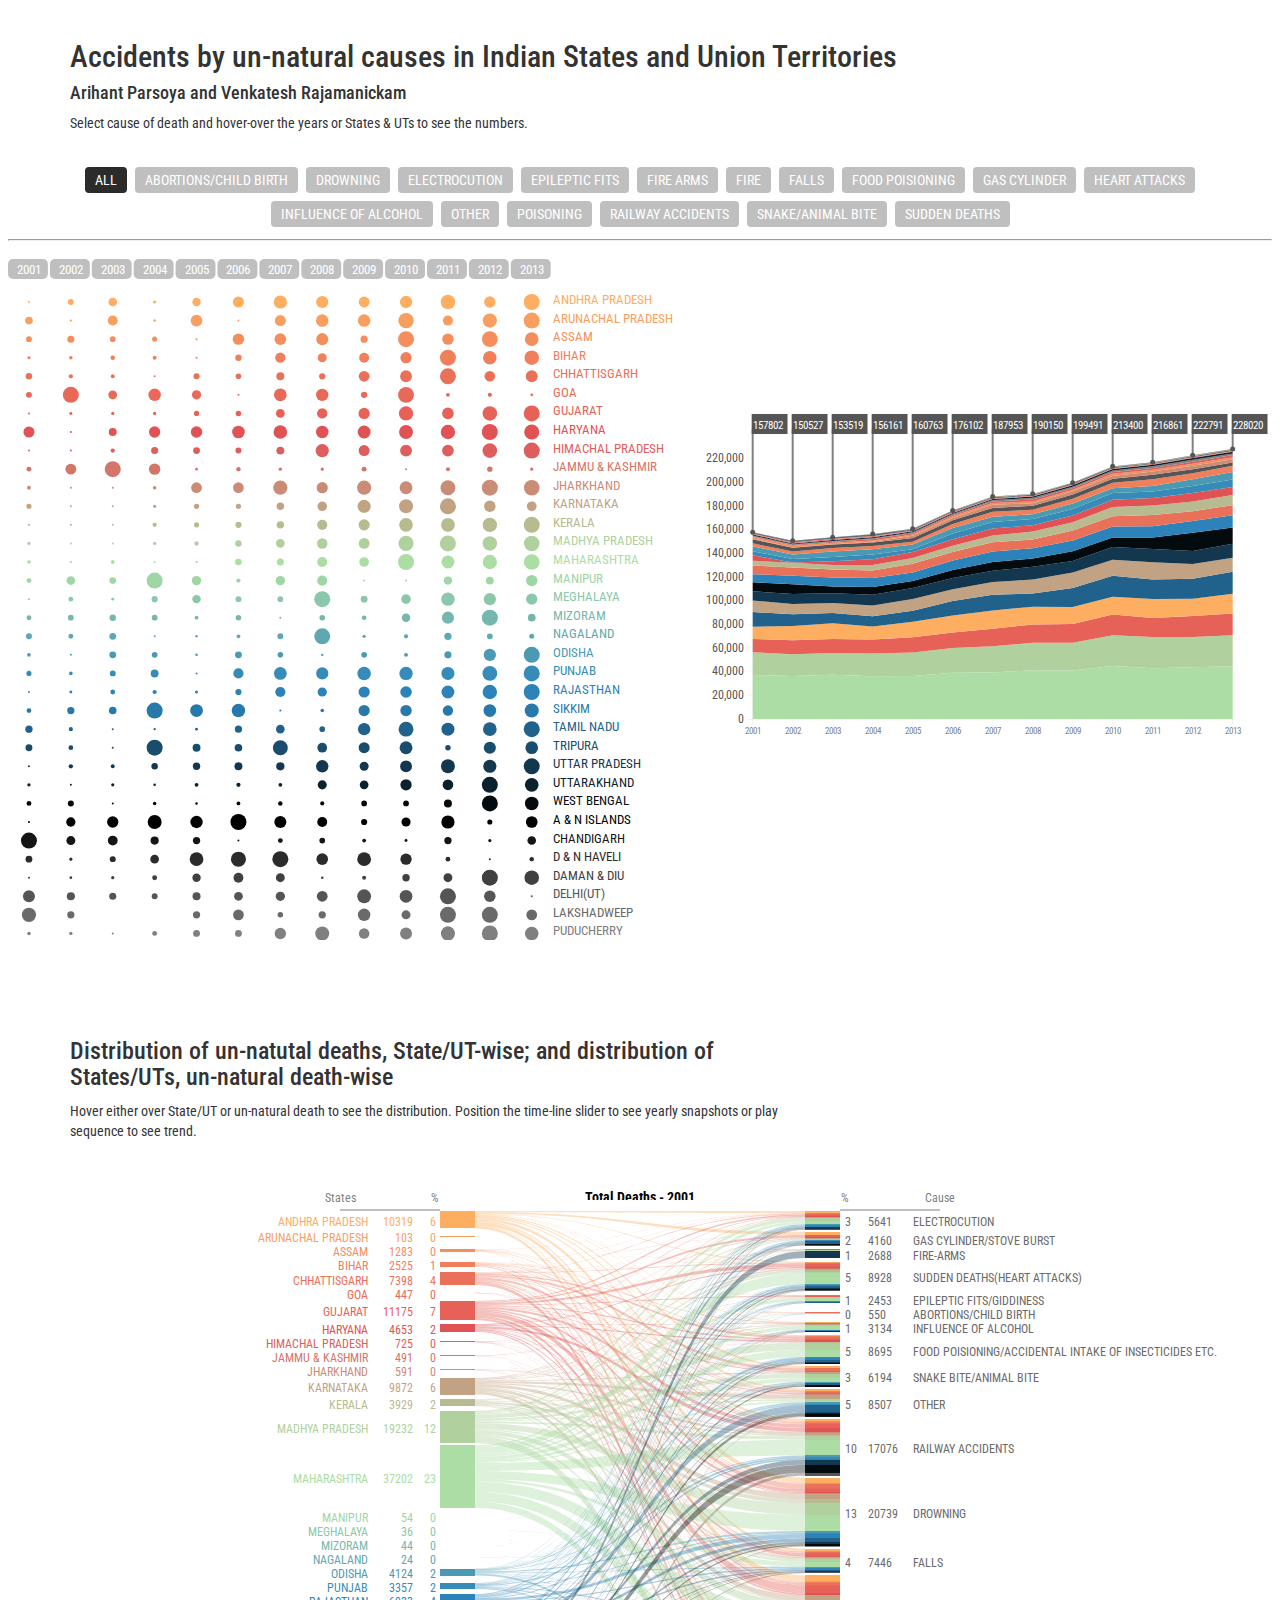
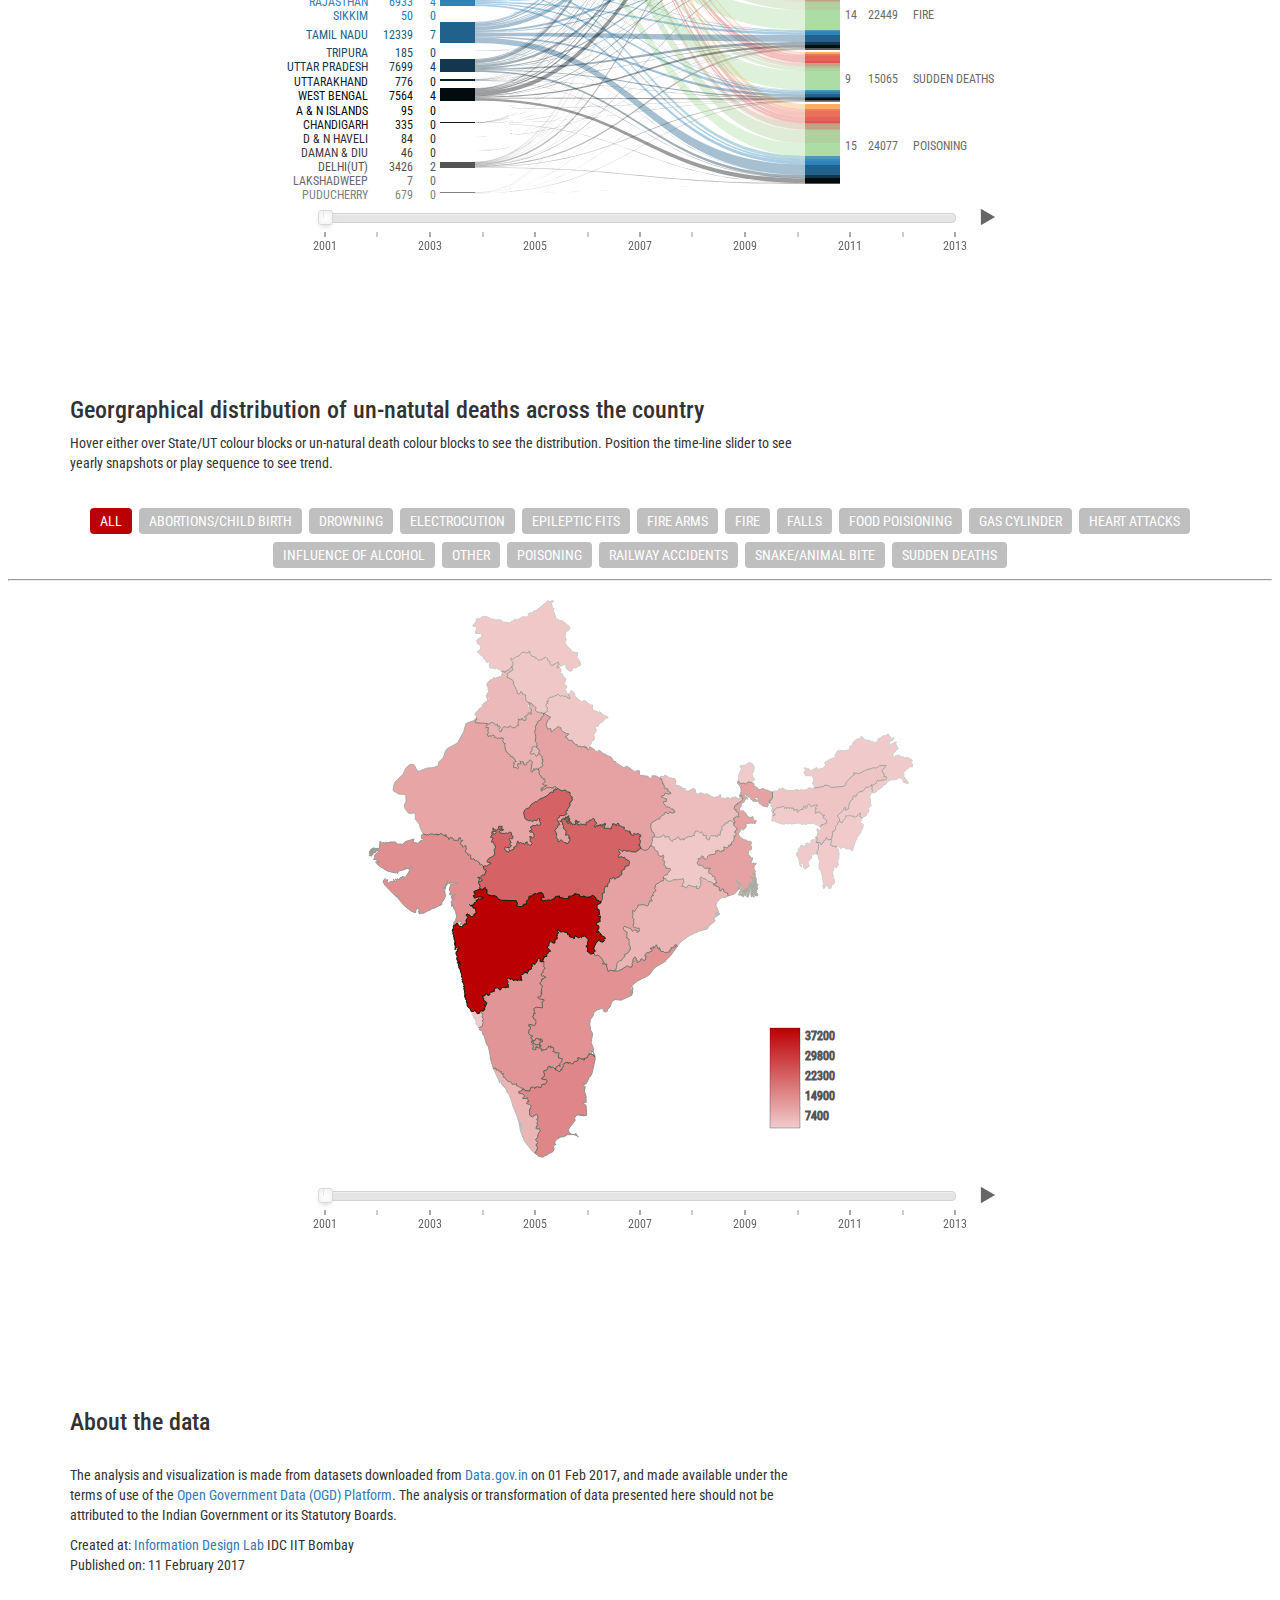
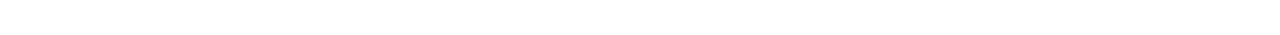
<file: index.html>
<!DOCTYPE html>
<meta charset="utf-8">
<head>
	<title>Accidents by un-natural causes in Indian States and Union Territories</title>
</head>

<body>
<link href="https://fonts.googleapis.com/css?family=Oswald" rel="stylesheet">
<script src="bootstrap/jquery-3.1.1.min.js"></script>
<link rel="stylesheet" href="bootstrap/bootstrap.min.css">
<script src="bootstrap/bootstrap.min.js"></script>
<link href="https://fonts.googleapis.com/css?family=Roboto+Condensed" rel="stylesheet">
<div class="container" style="margin-top: 20px;">
				<div class="row">
					<div class="col-md-0">					</div>
					<div class="col-md-12">
						<h1></h1>
						<h2>Accidents by un-natural causes in Indian States and Union Territories</h2>
						<h4>Arihant Parsoya and Venkatesh Rajamanickam </h4>
						<p>
							Select cause of death and hover-over the years or States & UTs to see the numbers.		</p>
					</div>
					<div class="col-md-0">					</div>
				</div>
</div>

<iframe scrolling="no" id="age_frame" src="matrix/index.html" style="width:100%; height: 850px;" frameBorder="0" scrolling="no">  </iframe>

<div class="container" style="margin-top: 20px;">
				<div class="row">
					<div class="col-md-0">					</div>
					<div class="col-md-8">
						<h2> </h2>
						<h3>Distribution of un-natutal deaths, State/UT-wise; and distribution of States/UTs, un-natural death-wise</h3>
						<p>
							Hover either over State/UT or un-natural death to see the distribution. Position the time-line slider to see yearly snapshots or play sequence to see trend.
						</p>
					</div>
					</div>
					<div class="col-md-3">					</div>
				</div>
</div>

<iframe scrolling="no" id="age_frame" src="sankey/index.html" style="width:100%; height: 900px;" frameBorder="0" scrolling="no">  </iframe>

<div class="container" style="margin-top: 20px;">
				<div class="row">
					<div class="col-md-0">					</div>
					<div class="col-md-8">
						<h2></h2>
						<h3>Georgraphical distribution of un-natutal deaths across the country</h3>
						<p>
							Hover either over State/UT colour blocks or un-natural death colour blocks to see the distribution. Position the time-line slider to see yearly snapshots or play sequence to see trend.
						</p>
					</div>
					</div>
					<div class="col-md-3">					</div>
				</div>
</div>

<iframe scrolling="no" id="age_frame" src="map/index.html" style="width:100%; height: 900px;" frameBorder="0" scrolling="no">  </iframe>

  <div class="container" style="margin-bottom: 50px;">
    <div class="row">
      <div class="col-md-0"></div>
      <div class="col-md-8">
        <h3>About the data</h3>
        <br />
        <p>
          The analysis and visualization is made from datasets downloaded from <a href="https://data.gov.in/catalog/stateut-wise-profile-accidents-un-natural-causes" target="_blank">Data.gov.in</a> on 01 Feb 2017, and made available under the terms of use of the <a href="https://data.gov.in/terms-of-use" target="_blank">Open Government Data (OGD) Platform</a>. The analysis or transformation of data presented here should not be attributed to the Indian Government or its Statutory Boards.
        </p>
        
        <p>Created at: <a href="http://info-design-lab.github.io/" target="_blank">Information Design Lab</a> IDC IIT Bombay
        <br>Published on: 11 February 2017
        
        </p>
        <div id="disqus_thread" style="width: 100%;"></div>
      </div>
      <div class="col-md-0"></div>
    </div>
  </div>
<script>

/**
*  RECOMMENDED CONFIGURATION VARIABLES: EDIT AND UNCOMMENT THE SECTION BELOW TO INSERT DYNAMIC VALUES FROM YOUR PLATFORM OR CMS.
*  LEARN WHY DEFINING THESE VARIABLES IS IMPORTANT: https://disqus.com/admin/universalcode/#configuration-variables*/

var disqus_config = function () {
this.page.url = 'https://info-design-lab.github.io/accident/';  // Replace PAGE_URL with your page's canonical URL variable
this.page.identifier = PAGE_IDENTIFIER; // Replace PAGE_IDENTIFIER with your page's unique identifier variable
};

(function() { // DON'T EDIT BELOW THIS LINE
var d = document, s = d.createElement('script');
s.src = '//accidents-by-un-natural-causes-in-indian-states.disqus.com/embed.js';
s.setAttribute('data-timestamp', +new Date());
(d.head || d.body).appendChild(s);
})();
</script>
<noscript>Please enable JavaScript to view the <a href="https://disqus.com/?ref_noscript">comments powered by Disqus.</a></noscript>
<style>
body{
	font-family: 'Roboto Condensed', sans-serif;
}
</style>
</body>
</html>
</file>
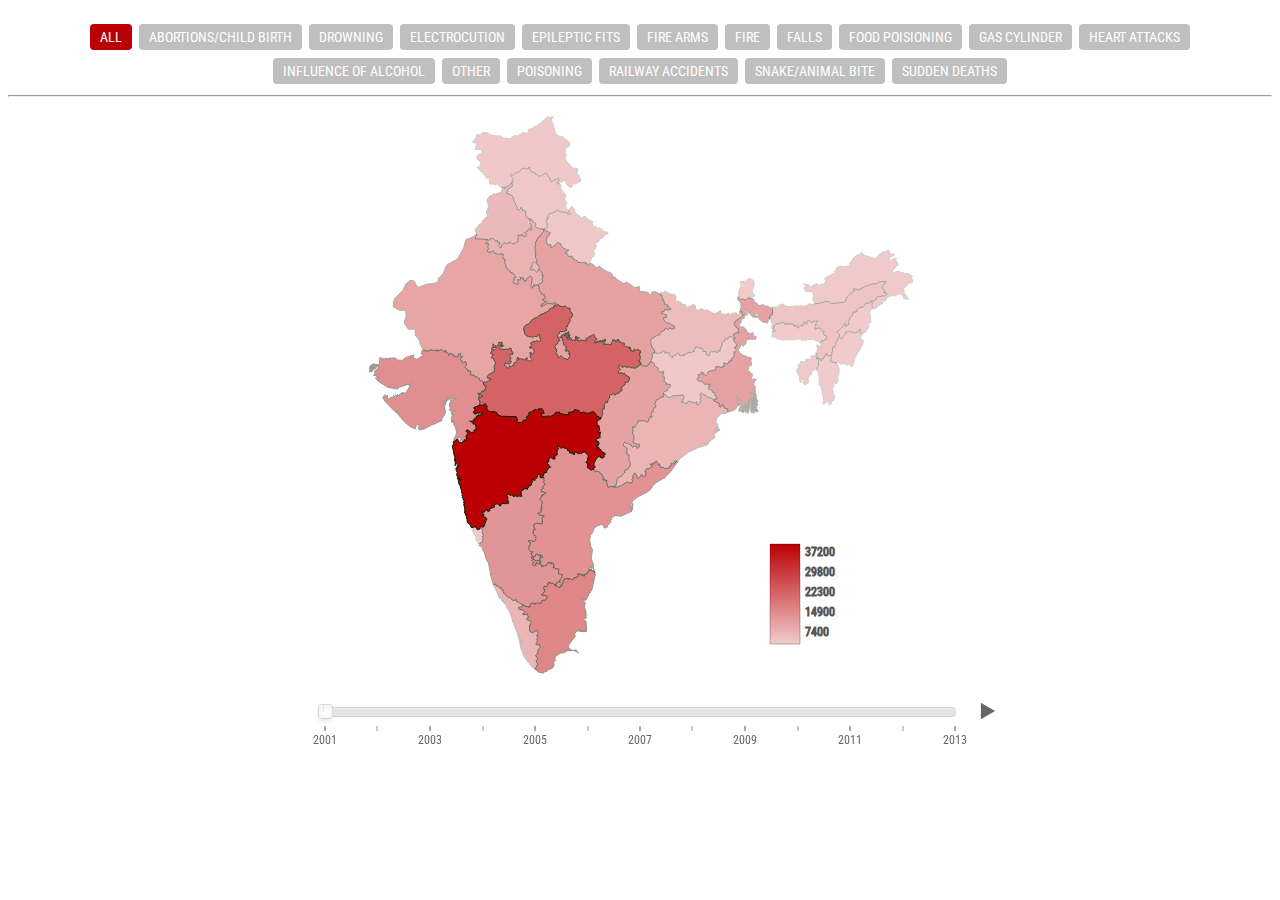
<file: map/index.html>
<!DOCTYPE html>
<html lang="en">
  <head>
    <!-- India State Map  -->
    <title>India Map</title>

    <!--  Scripts  -->
    <script src="../scripts/d3.v4.js"></script>
    <script type="text/javascript" src="../scripts/d3.geo.min.js"></script>
    <script src="../scripts/jquery-3.1.1.min.js"></script>
    <script src="../noUiSlider.9.1.0/nouislider.js"></script>
    <link href="https://fonts.googleapis.com/css?family=Roboto+Condensed" rel="stylesheet">
    <link rel="stylesheet" href="../noUiSlider.9.1.0/nouislider.css" />
    <!--  Styles  -->
    <style type="text/css">

    body{
      font: 14px 'Roboto Condensed', 'Helvetica', 'Arial', sans-serif;
      font-weight: normal;
      text-align: center;
    }

      .accident-type{
      	border-radius: 4px;
      	border: none;
      	color: white;
      	padding: 5px 10px;
      	text-align: center;
      	text-decoration: none;
      	display: inline-block;
      	font-size: 16px;
      	margin: 4px 2px;
      	cursor: pointer;
      	background: #bfbfbf;
      	font: 14px 'Roboto Condensed', 'Helvetica', 'Arial', sans-serif;
      	font-weight: normal;
      }

      .d3-tip {
        line-height: 1;
        font-weight: normal;
        padding: 12px;
        background: rgba(0, 0, 0, 0.8);
        color: #fff;
        border-radius: 2px;
      }
      /* Style northward tooltips differently */
      .d3-tip.n:after {
        margin: -1px 0 0 0;
        top: 100%;
        left: 0;
      }

      #play{
        position: absolute;
      	margin-left: 52%;
      	bottom: -15px;
      	opacity: 0.6;
        cursor:pointer;
      }

button:focus {outline:0;}
    </style>
  </head>

<body>
  <div class="container" style="margin-top: 20px;">
  				<div class="row">
  						<div class="col-lg-8 col-lg-offset-2 col-md-10 col-md-offset-1">
  								<div class="post-preview">
  										<button class="accident-type" id="select-all" style="background:#bb0003;">ALL</button>
                      <button class="accident-type" id="ABORTIONS-CHILD-BIRTH">ABORTIONS/CHILD BIRTH</button>
                      <button class="accident-type" id="TOTAL-DROWNING">DROWNING</button>
  										<button class="accident-type" id="ELECTROCUTION">ELECTROCUTION</button>
                      <button class="accident-type" id="EPILEPTIC-FITS-GIDDINESS">EPILEPTIC FITS</button>
                      <button class="accident-type" id="FIRE-ARMS">FIRE ARMS</button>
                      <button class="accident-type" id="TOTAL-FIRE">FIRE</button>
                      <button class="accident-type" id="TOTAL-FALLS">FALLS</button>
                      <button class="accident-type" id="FOOD-POISIONING-ACCIDENTAL-INTAKE-OF-INSECTICIDES-ETC">FOOD POISIONING</button>
  										<button class="accident-type" id="GAS-CYLINDER-STOVE-BURST">GAS CYLINDER</button>
  										<button class="accident-type" id="SUDDEN-DEATHS-HEART-ATTACKS-">HEART ATTACKS</button>
  										<button class="accident-type" id="INFLUENCE-OF-ALCOHOL">INFLUENCE OF ALCOHOL</button>
                      <button class="accident-type" id="OTHER">OTHER</button>
                      <button class="accident-type" id="TOTAL-POISONING">POISONING</button>
                      <button class="accident-type" id="OTHER-RAILWAY-ACCIDENTS">RAILWAY ACCIDENTS</button>
  										<button class="accident-type" id="SNAKE-BITE-ANIMAL-BITE">SNAKE/ANIMAL BITE</button>
  										<button class="accident-type" id="TOTAL-SUDDEN-DEATHS">SUDDEN DEATHS</button>
  									</div>
  								<hr>
  						</div>
  				</div>
  		</div>
  <div id="map"></div>

  <div class="section">
  			<div id="year-slider" style="width: 50%; margin-left: 25%; margin-right: 25%;">
          <img id="play" width="40px" height="40px" src="images/play.png"/>
        </div>
  </div>

  <script type="text/javascript">
    var w = 600;
    var proj = d3.geo.mercator();
    var path = d3.geo.path().projection(proj);
    var color = {
        "ANDHRA PRADESH": "#fdae61",
        "ARUNACHAL PRADESH": "#f89f5f",
        "ASSAM": "#f48f5d",
        "BIHAR": "#ef805b",
        "CHHATTISGARH": "#ea7159",
        "GOA": "#e86958",
        "GUJARAT": "#e66157",
        "HARYANA": "#e15255",
        'HIMACHAL PRADESH': "#dd5e5c",
        'JAMMU & KASHMIR': "#d47569",
        "JHARKHAND": "#ca8c76",
        "KARNATAKA": "#c1a383",
        "KERALA": "#b8ba90",
        "MADHYA PRADESH": "#b0d19d",
        "MAHARASHTRA": "#abdda4",
        "MANIPUR": "#a0d5a6",
        "MEGHALAYA": "#8bc7aa",
        "MIZORAM": "#76b7ad",
        "NAGALAND": '#60a8b1',
        'ODISHA': "#4b9ab4",
        "PUNJAB": '#368bb8',
        "RAJASTHAN": "#2b83ba",
        "SIKKIM": "#2778ab",
        "TAMIL NADU": "#20628b",
        "TRIPURA": "#194c6d",
        "UTTAR PRADESH": "#12374e",
        "UTTARAKHAND": "#0b212e",
        "WEST BENGAL": "#040b0f",
        "A & N ISLANDS": "#000000",
        "CHANDIGARH": "#151515",
        "D & N HAVELI": "#2b2b2b",
        "DAMAN & DIU": "#404040",
        "DELHI(UT)": "#555555",
        "LAKSHADWEEP": "#6a6a6a",
        "PUDUCHERRY": "#808080"
    };
    var text_labels = [];
    var chart_data, total_data, map_json, stepSlider;
    var word_active = {
        'ELECTROCUTION': true,
        'GAS-CYLINDER-STOVE-BURST': true,
        'FIRE-ARMS': true,
        "SUDDEN-DEATHS-HEART-ATTACKS-": true,
        "EPILEPTIC-FITS-GIDDINESS": true,
        "ABORTIONS-CHILD-BIRTH": true,
        "INFLUENCE-OF-ALCOHOL": true,
        "FOOD-POISIONING-ACCIDENTAL-INTAKE-OF-INSECTICIDES-ETC": true,
        "SNAKE-BITE-ANIMAL-BITE": true,
        "OTHER-RAILWAY-ACCIDENTS": true,
        "TOTAL-DROWNING": true,
        "TOTAL-FALLS": true,
        "TOTAL-FIRE": true,
        "TOTAL-SUDDEN-DEATHS": true,
        "TOTAL-POISONING": true,
        "OTHER": true
    };
    var animation_duration = 500;
    var category_color = {
      'ALL' : '#bb0003',
      'ELECTROCUTION': '#00abc7',
      'GAS-CYLINDER-STOVE-BURST': '#d3bb9c',
      'FIRE-ARMS': '#eb5201',
      "SUDDEN-DEATHS-HEART-ATTACKS-": '#feb53d',
      "EPILEPTIC-FITS-GIDDINESS": '#8eb572',
      "ABORTIONS-CHILD-BIRTH": '#6a3d9a',
      "INFLUENCE-OF-ALCOHOL": '#19868f',
      "FOOD-POISIONING-ACCIDENTAL-INTAKE-OF-INSECTICIDES-ETC": '#feb53d',
      "SNAKE-BITE-ANIMAL-BITE": '#6a3d9a',
      "OTHER-RAILWAY-ACCIDENTS": '#1f78b4',
      "TOTAL-DROWNING": '#01667f',
      "TOTAL-FALLS": '#f3ba00',
      "TOTAL-FIRE": '#e4002f',
      "TOTAL-SUDDEN-DEATHS": '#b15928',
      "TOTAL-POISONING": '#19868f',
      "OTHER": '#6a3d9a',
    };
    var tooltip = d3.select("body")
        .append("foreignObject")
        .attr('class', 'd3-tip')
        .style("position", "absolute")
        .style("z-index", "10")
        .style("visibility", "hidden")
        .style("font", "14px 'Roboto Condensed', 'Helvetica', 'Arial', sans-serif")
        .style('font-size', '12')
        .style('font-weight', 'normal')
        .style('text-align', 'left')
        .style("fill", '#808080');
    var slider_value = 1;
    var playing = 0;

    var current_year = 0;
    var map = d3.select("#map").append("svg:svg")
        .attr("width", w)
        .attr("height", w)
        .call(initialize)
        .style('stroke', '#0f1c08')
        .style('stroke-width', 1);

    var color_legend_color, color_legend_axis = [];
    var india = map.append("svg:g")
        .attr("id", "india");
    var category = 'ALL';
    var color_legend = india.append("svg")
                        .attr('y', w*0.7)
                        .attr('x', w*0.6)
                        .attr("width", 200)
                        .attr("height", 200);

    var legend = india.append('g').append("defs").append("svg:linearGradient")
        .attr("id", "gradient")
        .attr("x1", "100%")
        .attr("y1", "0%")
        .attr("x2", "100%")
        .attr("y2", "100%")
        .attr("spreadMethod", "pad");

    var legend_final_color = legend.append("stop").attr("offset", "0%").attr("stop-color", "#bb0003").attr("stop-opacity", 1);

    var legend_start_color = legend.append("stop").attr("offset", "100%").attr("stop-color", "#bb0003").attr("stop-opacity", 0.2);

    var y = d3.scaleLinear().range([100, 0]);

    d3.csv("data/raw.csv", function(raw_data) {
        total_data = raw_data;
        chart_data = {
            'JAMMU & KASHMIR': [],
            "PUNJAB": [],
            'HIMACHAL PRADESH': [],
            "UTTARAKHAND": [],
            "HIMACHAL PRADESH": [],
            "RAJASTHAN": [],
            "HARYANA": [],
            "UTTAR PRADESH": [],
            "SIKKIM": [],
            "ASSAM": [],
            "ARUNACHAL PRADESH": [],
            "MEGHALAYA": [],
            "MANIPUR": [],
            "NAGALAND": [],
            "MIZORAM": [],
            "GUJARAT": [],
            "MADHYA PRADESH": [],
            "CHHATTISGARH": [],
            "JHARKHAND": [],
            "MAHARASHTRA": [],
            "BIHAR": [],
            "WEST BENGAL": [],
            'ODISHA': [],
            "KERALA": [],
            "TAMIL NADU": [],
            "KARNATAKA": [],
            "ANDHRA PRADESH": [],
            "GOA": [],
            "A & N ISLANDS": [],
            "PUDUCHERRY": [],
            "LAKSHADWEEP": [],
            "TRIPURA": [],
            "D & N HAVELI": [],
            "DAMAN & DIU": [],
            "DELHI(UT)": [],
            "CHANDIGARH": []
        };

        for (var i = 0; i < Object.keys(color).length; i++) {
            for (var j = 0; j < 13; j++) {
                chart_data[Object.keys(color)[i]].push(0);
            }
        }

        raw_data.forEach(function(d) {
            try {
                if ((word_active)[d['CAUSE'].replace(' ', '-').replace('/', '-')
                        .replace(' ', '-').replace(' ', '-')
                        .replace(' ', '-').replace(' ', '-')
                        .replace(' ', '-').replace('.', '')
                        .replace('(', '-').replace(')', '-')]) {
                    chart_data[d['STATE/UT']][parseInt(d['YEAR']) - 2001] += parseInt(d['TOTAL KILLED']);
                }
            } catch (err) {

            }
        });

        stepSlider = document.getElementById('year-slider');

        noUiSlider.create(stepSlider, {
            start: [0],
            step: 1,
            range: {
                'min': [2001],
                'max': [2013]
            },
            pips: {
                mode: 'values',
                values: [2001, 2003, 2005, 2007, 2009, 2011, 2013],
                density: 8
            }
        });

        map_draw(chart_data, 'ALL');

    });

    $('.accident-type').click(function() {
        var id = $(this).attr('id');
        if (id == 'select-all') {
            $("#" + id).css("background-color", "#bb0003");
            legend_final_color.attr("stop-color", '#bb0003');
            legend_start_color.attr("stop-color", '#bb0003');
        } else {
            $("#" + "select-all").css("background-color", "#808080");
        }
        for (i in word_active) {
            if (id == 'select-all') {
                word_active[i] = true;
                $("#" + i).css("background-color", "#bfbfbf");
            } else if (i == id) {
                word_active[i] = true;
                legend_final_color.attr("stop-color", category_color[i]);
                legend_start_color.attr("stop-color", category_color[i]);
                $("#" + i).css("background-color", category_color[i]);
            } else {
                word_active[i] = false;
                $("#" + i).css("background-color", "#bfbfbf");
            }
        }
        if(id == 'select-all'){
          id = 'ALL';
        }
        category = id;
        update_data();
    });

    function update_data() {

            stream_data = [];
            for (var i = 0; i < Object.keys(color).length; i++) {
                for (var j = 0; j < 13; j++) {
                    chart_data[Object.keys(color)[i]][j] = 0;
                }
            }

            total_data.forEach(function(d) {
                try {
                    if ((word_active)[d['CAUSE'].replace(' ', '-').replace('/', '-')
                            .replace(' ', '-').replace(' ', '-')
                            .replace(' ', '-').replace(' ', '-')
                            .replace(' ', '-').replace('.', '')
                            .replace('(', '-').replace(')', '-')]) {
                        chart_data[d['STATE/UT']][parseInt(d['YEAR']) - 2001] += parseInt(d['TOTAL KILLED']);
                    }
                } catch (err) {

                }
            });

        update_map(chart_data);

    }

    function map_draw(data) {
      d3.json("data/states.json", function(json) {
          var year_data = []
          for (var i = 0; i < Object.keys(color).length; i++) {
              year_data.push(chart_data[Object.keys(color)[i]][current_year])
          }

          map_json = json;

          india.selectAll("path")
              .data(map_json.features)
              .enter().append("path")
              .attr("d", path)
              .attr('fill', function(d){
                return category_color[category];
              })
              .style('opacity', function(d){
                try{
                  var scale = d3.scaleLinear().domain([d3.min(year_data),
                      d3.max(year_data)
                  ]).range([0.2, 1]);
                  return scale(data[d.id][current_year]);
                }
                catch(err){
                  return 0.2;
                }
              })
              .on("mouseover", function(d) {
                  if(event){
                    tooltip.style("visibility", "visible")
                  }
                  tooltip.html(d.id + '<br />' + data[d.id][current_year]);
              })
              .on("mousemove", function(d) {
                  return tooltip.style("top", (event.pageY - 10) + "px").style("left", (event.pageX + 10) + "px");
              })
              .on("mouseout", function(d) {
                  return tooltip.style("visibility", "hidden");
              });

          color_legend_color = color_legend.append("rect")
                    .attr("width", 30)
                    .attr("height", 100)
                    .attr('x', 70)
                    .attr('y', 20)
                    .style('stroke-width', 0.3)
                    .style("fill", "url(#gradient)");

          for(var i=0; i<5; i++){
            color_legend_axis.push(color_legend.append("text")
                .attr('x', 105)
                .attr('y', function(){
                  return 32 + i*(100 / 5);
                })
                .style("font", "12px 'Roboto Condensed', 'Helvetica', 'Arial', sans-serif")
                .style("fill", '#808080')
                .text(function(){
                  return Math.round((1 - i/5) * d3.max(year_data) / 100) * 100;
                }));
          }

          stepSlider.noUiSlider.on('update', function(values, handle) {
              current_year = parseInt(values) - 2001;
              slider_value = parseInt(values);
              update_data();
          });
      });
    }

    function update_map(data) {

          var year_data = [];

          for (var i = 0; i < Object.keys(color).length; i++) {
              year_data.push(chart_data[Object.keys(color)[i]][current_year])
          }

          y.domain([0, d3.max(year_data)]);

          india.selectAll("path")
              .data(map_json.features)
              .transition()
              .duration(animation_duration)
              .attr("d", path)
              .attr('fill', function(d){
                return category_color[category];
              })
              .style('opacity', function(d){
                try{
                  var scale = d3.scaleLinear().domain([d3.min(year_data),
                      d3.max(year_data)
                  ]).range([0.2, 1]);
                  return scale(data[d.id][current_year]);
                }
                catch(err){
                  return 0.2;
                }
              });

           color_legend_color.transition().duration(animation_duration).style("fill", "url(#gradient)");

           for(var i=0; i<5; i++){
             color_legend_axis[i]
                 .text(function(){
                   return Math.round((1 - i/5) * d3.max(year_data) / 100) * 100;
                 })
                 .style('stroke', '#555555')
                 ;
           }
    }

    function initialize() {
        proj.scale(6700);
        proj.translate([-1240, 720]);
    }

    setInterval(function(){

    	if (slider_value < 2014 && playing == 1 ) {
          console.log('here');
    			stepSlider.noUiSlider.set(slider_value);
    			slider_value = slider_value + 1;
    	}
    	if (slider_value == 2014) {
    			playing = 2;
    			document.getElementById("play").src = "images/reset.png";
    	}
    }, 500);

    $(document).ready(function() {
        $('#play').click(function() {
            if (playing == 0) {
                playing = 1;
                document.getElementById("play").src = "images/pause.png";
            } else if (playing == 1) {
                playing = 0;
                document.getElementById("play").src = "images/play.png";
            } else if (playing == 2) {
                playing = 1;
                slider_value = 0;
    						document.getElementById("play").src = "images/pause.png";
            }
        });
    });

  </script>
</body>
</html>
</file>
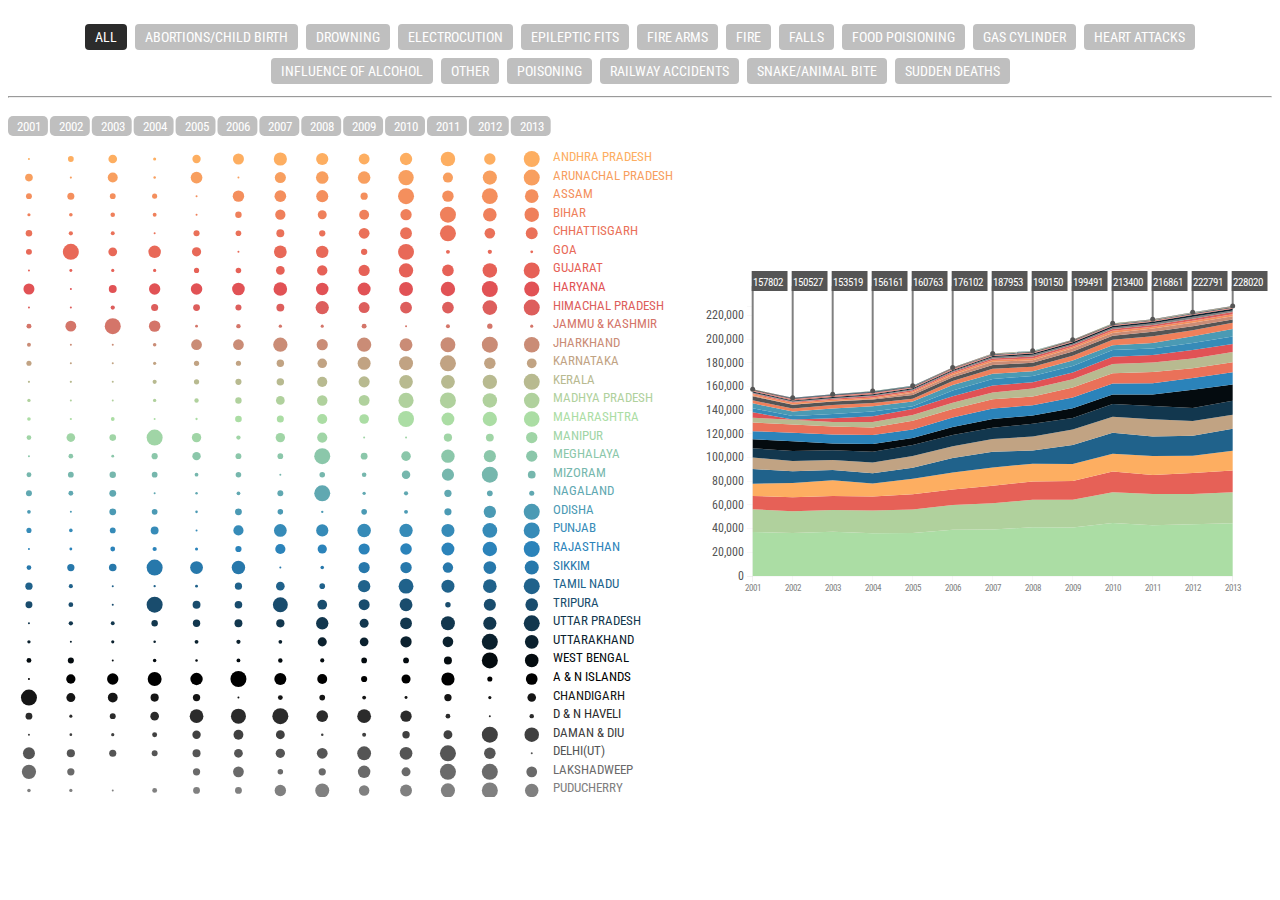
<file: matrix/index.html>
<!DOCTYPE html>
<meta charset="utf-8">
<head>
	<title>Total Killed Matrix</title>
	<link href="https://fonts.googleapis.com/css?family=Roboto+Condensed" rel="stylesheet">
</head>
<style>

body{
		text-align: center;
	}
.label{
		text-align: left;
}
.accident-type{
	border-radius: 4px;
	border: none;
	color: white;
	padding: 5px 10px;
	text-align: center;
	text-decoration: none;
	display: inline-block;
	font-size: 14px;
	margin: 4px 2px;
	cursor: pointer;
	background: #bfbfbf;
	font-family: 'Roboto Condensed', 'Helvetica', 'Arial', sans-serif;
	font-weight: normal;
}
.axis path, .axis line {
  fill: none;
  stroke: #bfbfbf;
	stroke-width: 0.1px;
  shape-rendering: crispEdges;
}
.browser text {
  text-anchor: end;
}
.d3-tip {
  line-height: 1;
  font-weight: normal;
  padding: 12px;
  background: rgba(0, 0, 0, 0.8);
  color: #fff;
  border-radius: 2px;
}
/* Style northward tooltips differently */
.d3-tip.n:after {
  margin: -1px 0 0 0;
  top: 100%;
  left: 0;
}
button:focus {outline:0;}

</style>
<body>
<script src="../scripts/jquery-3.1.1.min.js"></script>
<script src="../scripts/d3.v3.js"></script>
<link href="https://fonts.googleapis.com/css?family=Crimson+Text" rel="stylesheet">

<div class="container" style="margin-top: 20px;">
				<div class="row">
						<div class="col-lg-8 col-lg-offset-2 col-md-10 col-md-offset-1">
								<div class="post-preview">
									<button class="accident-type" id="select-all" style="background:#2b2b2b;">ALL</button>
									<button class="accident-type" id="ABORTIONS-CHILD-BIRTH">ABORTIONS/CHILD BIRTH</button>
									<button class="accident-type" id="TOTAL-DROWNING">DROWNING</button>
									<button class="accident-type" id="ELECTROCUTION">ELECTROCUTION</button>
									<button class="accident-type" id="EPILEPTIC-FITS-GIDDINESS">EPILEPTIC FITS</button>
									<button class="accident-type" id="FIRE-ARMS">FIRE ARMS</button>
									<button class="accident-type" id="TOTAL-FIRE">FIRE</button>
									<button class="accident-type" id="TOTAL-FALLS">FALLS</button>
									<button class="accident-type" id="FOOD-POISIONING-ACCIDENTAL-INTAKE-OF-INSECTICIDES-ETC">FOOD POISIONING</button>
									<button class="accident-type" id="GAS-CYLINDER-STOVE-BURST">GAS CYLINDER</button>
									<button class="accident-type" id="SUDDEN-DEATHS-HEART-ATTACKS-">HEART ATTACKS</button>
									<button class="accident-type" id="INFLUENCE-OF-ALCOHOL">INFLUENCE OF ALCOHOL</button>
									<button class="accident-type" id="OTHER">OTHER</button>
									<button class="accident-type" id="TOTAL-POISONING">POISONING</button>
									<button class="accident-type" id="OTHER-RAILWAY-ACCIDENTS">RAILWAY ACCIDENTS</button>
									<button class="accident-type" id="SNAKE-BITE-ANIMAL-BITE">SNAKE/ANIMAL BITE</button>
									<button class="accident-type" id="TOTAL-SUDDEN-DEATHS">SUDDEN DEATHS</button>

									</div>
								<hr>
						</div>
				</div>
		</div>

<div id="matrix"></div>
<script>

var color = {
    "ANDHRA PRADESH": "#fdae61",
    "ARUNACHAL PRADESH": "#f89f5f",
    "ASSAM": "#f48f5d",
    "BIHAR": "#ef805b",
    "CHHATTISGARH": "#ea7159",
    "GOA": "#e86958",
    "GUJARAT": "#e66157",
    "HARYANA": "#e15255",
    'HIMACHAL PRADESH': "#dd5e5c",
    'JAMMU & KASHMIR': "#d47569",
    "JHARKHAND": "#ca8c76",
    "KARNATAKA": "#c1a383",
    "KERALA": "#b8ba90",
    "MADHYA PRADESH": "#b0d19d",
    "MAHARASHTRA": "#abdda4",
    "MANIPUR": "#a0d5a6",
    "MEGHALAYA": "#8bc7aa",
    "MIZORAM": "#76b7ad",
    "NAGALAND": '#60a8b1',
    'ODISHA': "#4b9ab4",
    "PUNJAB": '#368bb8',
    "RAJASTHAN": "#2b83ba",
    "SIKKIM": "#2778ab",
    "TAMIL NADU": "#20628b",
    "TRIPURA": "#194c6d",
    "UTTAR PRADESH": "#12374e",
    "UTTARAKHAND": "#0b212e",
    "WEST BENGAL": "#040b0f",
    "A & N ISLANDS": "#000000",
    "CHANDIGARH": "#151515",
    "D & N HAVELI": "#2b2b2b",
    "DAMAN & DIU": "#404040",
    "DELHI(UT)": "#555555",
    "LAKSHADWEEP": "#6a6a6a",
    "PUDUCHERRY": "#808080"
};
var circles = [];
var text_labels = [];
var chart_data, stream_data, area_stack, total_data;
var line_tips = []
var word_active = {
    'ELECTROCUTION': true,
    'GAS-CYLINDER-STOVE-BURST': true,
    'FIRE-ARMS': true,
    "SUDDEN-DEATHS-HEART-ATTACKS-": true,
    "EPILEPTIC-FITS-GIDDINESS": true,
    "ABORTIONS-CHILD-BIRTH": true,
    "INFLUENCE-OF-ALCOHOL": true,
    "FOOD-POISIONING-ACCIDENTAL-INTAKE-OF-INSECTICIDES-ETC": true,
    "SNAKE-BITE-ANIMAL-BITE": true,
    "OTHER-RAILWAY-ACCIDENTS": true,
    "TOTAL-DROWNING": true,
    "TOTAL-FALLS": true,
    "TOTAL-FIRE": true,
    "TOTAL-SUDDEN-DEATHS": true,
    "TOTAL-POISONING": true,
		'OTHER': true
};
var animation_duration = 500;
var matrix_width = 1280;
var matrix_height = 691;
var matrix_dimension = {
    width: matrix_width / 2.35,
    height: 650,
    top: 55,
    left: 0,
}
var stream_margin = {
        top: 200,
        right: 20,
        bottom: 30,
        left: 200
    },
    stream_width = 700 - stream_margin.left - stream_margin.right,
    stream_height = 500 - stream_margin.top - stream_margin.bottom;
var keys;

var x = d3.time.scale()
    .range([0, stream_width]);

var y = d3.scale.linear()
    .range([stream_height, 0]);

var xAxis = d3.svg.axis()
    .scale(x)
    .orient("bottom")
    .tickFormat(function(d, i) {
        return 2001 + parseInt(i);
    });

var yAxis = d3.svg.axis()
    .scale(y)
    .orient("left")

var area = d3.svg.area()
    .x(function(d) {
        return x(String(d.date));
    })
    .y0(function(d) {
        return y(d.y0);
    })
    .y1(function(d) {
        return y(d.y0 + d.y);
    });

var stream_stack = d3.layout.stack()
    .values(function(d) {
        return d.values;
    });

var svg = d3.select("#matrix").append("svg").attr("width", matrix_width).attr("height", matrix_height);

var tooltip = d3.select("body")
    .append("div")
    .attr('class', 'd3-tip')
    .style("position", "absolute")
    .style("z-index", "10")
    .style("visibility", "hidden")
    .style("font", "14px 'Roboto Condensed', 'Helvetica', 'Arial', sans-serif")
    .style('font-size', '12')
    .style('font-weight', 'normal')
    .style("fill", '#808080');

d3.csv("data/raw.csv", function(raw_data) {
		total_data = raw_data;
    var stream_data_dummy = {
        'YEAR': 2001,
        'JAMMU & KASHMIR': 0,
        "PUNJAB": 0,
        'HIMACHAL PRADESH': 0,
        "UTTARAKHAND": 0,
        "HIMACHAL PRADESH": 0,
        "RAJASTHAN": 0,
        "HARYANA": 0,
        "UTTAR PRADESH": 0,
        "SIKKIM": 0,
        "ASSAM": 0,
        "ARUNACHAL PRADESH": 0,
        "MEGHALAYA": 0,
        "MANIPUR": 0,
        "NAGALAND": 0,
        "MIZORAM": 0,
        "GUJARAT": 0,
        "MADHYA PRADESH": 0,
        "CHHATTISGARH": 0,
        "JHARKHAND": 0,
        "MAHARASHTRA": 0,
        "BIHAR": 0,
        "WEST BENGAL": 0,
        'ODISHA': 0,
        "KERALA": 0,
        "TAMIL NADU": 0,
        "KARNATAKA": 0,
        "ANDHRA PRADESH": 0,
        "GOA": 0,
        "A & N ISLANDS": 0,
        "PUDUCHERRY": 0,
        "LAKSHADWEEP": 0,
        "TRIPURA": 0,
        "D & N HAVELI": 0,
        "DAMAN & DIU": 0,
        "DELHI(UT)": 0,
        "CHANDIGARH": 0
    };
    stream_data = [];
    chart_data = {
        'JAMMU & KASHMIR': [],
        "PUNJAB": [],
        'HIMACHAL PRADESH': [],
        "UTTARAKHAND": [],
        "HIMACHAL PRADESH": [],
        "RAJASTHAN": [],
        "HARYANA": [],
        "UTTAR PRADESH": [],
        "SIKKIM": [],
        "ASSAM": [],
        "ARUNACHAL PRADESH": [],
        "MEGHALAYA": [],
        "MANIPUR": [],
        "NAGALAND": [],
        "MIZORAM": [],
        "GUJARAT": [],
        "MADHYA PRADESH": [],
        "CHHATTISGARH": [],
        "JHARKHAND": [],
        "MAHARASHTRA": [],
        "BIHAR": [],
        "WEST BENGAL": [],
        'ODISHA': [],
        "KERALA": [],
        "TAMIL NADU": [],
        "KARNATAKA": [],
        "ANDHRA PRADESH": [],
        "GOA": [],
        "A & N ISLANDS": [],
        "PUDUCHERRY": [],
        "LAKSHADWEEP": [],
        "TRIPURA": [],
        "D & N HAVELI": [],
        "DAMAN & DIU": [],
        "DELHI(UT)": [],
        "CHANDIGARH": []
    };

    for (var i = 0; i < Object.keys(color).length; i++) {
        for (var j = 0; j < 13; j++) {
            chart_data[Object.keys(color)[i]].push(0);
        }
    }

    raw_data.forEach(function(d) {
        try {
            if ((word_active)[d['CAUSE'].replace(' ', '-').replace('/', '-')
                    .replace(' ', '-').replace(' ', '-')
                    .replace(' ', '-').replace(' ', '-')
                    .replace(' ', '-').replace('.', '')
                    .replace('(', '-').replace(')', '-')]) {
                chart_data[d['STATE/UT']][parseInt(d['YEAR']) - 2001] += parseInt(d['TOTAL KILLED']);
            }
        } catch (err) {

        }
    });

    for (var j = 0; j < 13; j++) {
        stream_data_dummy['YEAR'] = String(j + 2001);
        for (var i = 0; i < Object.keys(color).length; i++) {
            stream_data_dummy[Object.keys(color)[i]] = chart_data[Object.keys(color)[i]][j];
        }
        stream_data.push(JSON.parse(JSON.stringify(stream_data_dummy)));
    }
    matrix_draw(chart_data);
    stream_draw(stream_data);
});

$('.accident-type').click(function() {
    var id = $(this).attr('id');
    if (id == 'select-all') {
        $("#" + id).css("background-color", "#2b2b2b");
    } else {
        $("#" + "select-all").css("background-color", "#808080");
    }
    for (i in word_active) {
        if (id == 'select-all') {
            word_active[i] = true;
            $("#" + i).css("background-color", "#bfbfbf");
        } else if (i == id) {
            word_active[i] = true;
            $("#" + i).css("background-color", "#2b2b2b");
        } else {
            word_active[i] = false;
            $("#" + i).css("background-color", "#bfbfbf");
        }
    }
    update_data();
});

function update_data() {
        var stream_data_dummy = {
            'YEAR': 2001,
            'JAMMU & KASHMIR': 0,
            "PUNJAB": 0,
            'HIMACHAL PRADESH': 0,
            "UTTARAKHAND": 0,
            "HIMACHAL PRADESH": 0,
            "RAJASTHAN": 0,
            "HARYANA": 0,
            "UTTAR PRADESH": 0,
            "SIKKIM": 0,
            "ASSAM": 0,
            "ARUNACHAL PRADESH": 0,
            "MEGHALAYA": 0,
            "MANIPUR": 0,
            "NAGALAND": 0,
            "MIZORAM": 0,
            "GUJARAT": 0,
            "MADHYA PRADESH": 0,
            "CHHATTISGARH": 0,
            "JHARKHAND": 0,
            "MAHARASHTRA": 0,
            "BIHAR": 0,
            "WEST BENGAL": 0,
            'ODISHA': 0,
            "KERALA": 0,
            "TAMIL NADU": 0,
            "KARNATAKA": 0,
            "ANDHRA PRADESH": 0,
            "GOA": 0,
            "A & N ISLANDS": 0,
            "PUDUCHERRY": 0,
            "LAKSHADWEEP": 0,
            "TRIPURA": 0,
            "D & N HAVELI": 0,
            "DAMAN & DIU": 0,
            "DELHI(UT)": 0,
            "CHANDIGARH": 0
        };
        stream_data = [];
        for (var i = 0; i < Object.keys(color).length; i++) {
            for (var j = 0; j < 13; j++) {
                chart_data[Object.keys(color)[i]][j] = 0;
            }
        }

        total_data.forEach(function(d) {
            try {
                if ((word_active)[d['CAUSE'].replace(' ', '-').replace('/', '-')
                        .replace(' ', '-').replace(' ', '-')
                        .replace(' ', '-').replace(' ', '-')
                        .replace(' ', '-').replace('.', '')
                        .replace('(', '-').replace(')', '-')]) {
                    chart_data[d['STATE/UT']][parseInt(d['YEAR']) - 2001] += parseInt(d['TOTAL KILLED']);
                }
            } catch (err) {

            }
        });

        for (var j = 0; j < 13; j++) {
            stream_data_dummy['YEAR'] = String(j + 2001);
            for (var i = 0; i < Object.keys(color).length; i++) {
                stream_data_dummy[Object.keys(color)[i]] = chart_data[Object.keys(color)[i]][j];
            }
            stream_data.push(JSON.parse(JSON.stringify(stream_data_dummy)));
        }
        update_stream(stream_data);
        update_matrix(chart_data);

}

function matrix_draw(chart_data) {

    svg.append('rect')
        .attr('x', matrix_dimension.left)
        .attr('y', matrix_dimension.top)
        .attr('width', matrix_dimension.width)
        .attr('height', matrix_dimension.height)
        .attr('fill', "#fff");

    labels = svg.append("g");

    for (var i = 0; i < 13; i++) {
			labels.append('rect')
				.attr('x', (i * matrix_dimension.width / 13) + matrix_dimension.left)
				.attr('y', 10)
				.attr('rx', 5)
				.attr('ry', 5)
				.attr('width', matrix_dimension.width / 13 - 2)
				.attr('height', 20)
				.attr('fill', '#bfbfbf')
				.attr('class', i)
				.on('mouseover', function() {
						var j = parseInt(this.getAttribute('class'));
						for (var i = 0; i < Object.keys(color).length; i++) {
								d3.selectAll((circles[13 * i + j][0]))
										.transition()
										.style('visibility', 'hidden');

								($(text_labels[13 * i + j][0]))
								.css('visibility', 'visible');

						}
						line_tips[4*j].transition().duration(animation_duration).attr('stroke', '#000000').attr('y1', -100);
						line_tips[4*j + 1].transition().duration(animation_duration).attr('fill', '#000000').attr('r', 4);
						line_tips[4*j + 2].transition().duration(animation_duration).style('fill', '#000000').attr('y', -100).attr('width', 90).attr('height', 40).attr('x', function(){
							if(j > 10){
								return j * ((480) / 12) - 90;
							}
							else{
								return (j * ((480) / 12)) - 1
							}
						});
						line_tips[4*j + 3].transition().duration(animation_duration).attr('y', -70).style('font-size', '25px').attr('x', function(){
							if(j > 10){
								return ((j)*(480) / 12) + 5 - 90;
							}
							else{
								return (j)*(480) / 12 + 5;
							}
						});
				})
				.on('mouseout', function() {
						var j = parseInt(this.getAttribute('class'))
						for (var i = 0; i < Object.keys(color).length; i++) {
								d3.selectAll((circles[13 * i + j][0]))
										.transition()
										.style('visibility', 'visible');

								($(text_labels[13 * i + j][0]))
								.css('visibility', 'hidden');
						}

						line_tips[4*j].transition().duration(animation_duration).attr('stroke', '#808080').attr('y1', -20);
						line_tips[4*j + 1].transition().duration(animation_duration).attr('fill', '#555555').attr('r', 2.5);
						line_tips[4*j + 2].transition().duration(animation_duration).style('fill', '#555555').attr('y', -35).attr('width', (430) / 12).attr('height', 20).attr('x', (j * ((480) / 12)) - 1);
						line_tips[4*j + 3].transition().duration(animation_duration).attr('y', -20).attr('x', ((j)*(480) / 12)).style('font-size', '11px');
				});

      labels.append('text')
            .attr('x', (i * matrix_dimension.width / 13) + matrix_dimension.left + (matrix_dimension.width / 26))
            .attr('y', matrix_dimension.top - 30)
            .attr('class', i)
            .style("font", "13px 'Roboto Condensed', 'Helvetica', 'Arial', sans-serif")
						.style("font-weight", "normal")
						.style('text-anchor', 'middle')
            .style("cursor", 'default')
            .style("fill", 'white')
						.text((i + 2001))
            .on('mouseover', function() {
								var j = parseInt(this.getAttribute('class'));
                for (var i = 0; i < Object.keys(color).length; i++) {
                    d3.selectAll((circles[13 * i + j][0]))
                        .transition()
                        .style('visibility', 'hidden');

                    ($(text_labels[13 * i + j][0]))
                    .css('visibility', 'visible');

                }
								line_tips[4*j].transition().duration(animation_duration).attr('stroke', '#000000').attr('y1', -100);
								line_tips[4*j + 1].transition().duration(animation_duration).attr('fill', '#000000').attr('r', 4);
								line_tips[4*j + 2].transition().duration(animation_duration).style('fill', '#000000').attr('y', -100).attr('width', 90).attr('height', 40).attr('x', function(){
									if(j > 10){
										return j * ((480) / 12) - 90;
									}
									else{
										return (j * ((480) / 12)) - 1
									}
								});
								line_tips[4*j + 3].transition().duration(animation_duration).attr('y', -70).style('font-size', '25px').attr('x', function(){
									if(j > 10){
										return ((j)*(480) / 12) + 5 - 90;
									}
									else{
										return (j)*(480) / 12 + 5;
									}
								});
						})
            .on('mouseout', function() {
								var j = parseInt(this.getAttribute('class'))
                for (var i = 0; i < Object.keys(color).length; i++) {
                    d3.selectAll((circles[13 * i + j][0]))
                        .transition()
                        .style('visibility', 'visible');

                    ($(text_labels[13 * i + j][0]))
                    .css('visibility', 'hidden');
                }

								line_tips[4*j].transition().duration(animation_duration).attr('stroke', '#808080').attr('y1', -20);
								line_tips[4*j + 1].transition().duration(animation_duration).attr('fill', '#555555').attr('r', 2.5);
								line_tips[4*j + 2].transition().duration(animation_duration).style('fill', '#555555').attr('y', -35).attr('width', (430) / 12).attr('height', 20).attr('x', (j * ((480) / 12)) - 1);
								line_tips[4*j + 3].transition().duration(animation_duration).attr('y', -20).attr('x', ((j)*(480) / 12)).style('font-size', '11px');
					  });



    }
    for (var i = 0; i < Object.keys(color).length; i++) {
        labels.append('text')
            .attr('y', i * matrix_dimension.height / Object.keys(color).length + matrix_dimension.top)
            .attr('x', matrix_dimension.left + matrix_dimension.width)
            .attr('id', Object.keys(color)[i])
            .style("text-align", "left")
            .style("font", "13px 'Roboto Condensed', 'Helvetica', 'Arial', sans-serif")
						.style('font-weight', 'normal')
            .style('fill', color[Object.keys(color)[i]])
            .style("cursor", 'default')
						.text(Object.keys(color)[i])
            .on('mouseover', function() {
                for (var i = 0; i < Object.keys(color).length; i++) {
                    if (Object.keys(color)[i] == this.getAttribute('id')) {
                        for (var j = 0; j < 13; j++) {
                            d3.selectAll((circles[13 * i + j][0]))
                                .transition()
                                .style('visibility', 'hidden');

                            ($(text_labels[13 * i + j][0]))
                            .css('visibility', 'visible');

                        }
                    }
                }
								for(var i in keys){
									if(keys[i] != this.id){
										d3.select(area_stack[0][i]).transition().duration(animation_duration).style('fill', '#808080')
									}
								}
            })
            .on('mouseout', function() {
                for (var i = 0; i < Object.keys(color).length; i++) {
                    if (Object.keys(color)[i] == this.getAttribute('id')) {
                        for (var j = 0; j < 13; j++) {

                            d3.selectAll((circles[13 * i + j][0]))
                                .transition()
                                .style('visibility', 'visible');

                            ($(text_labels[13 * i + j][0]))
                            .css('visibility', 'hidden');

                        }
                    }
                }
								for(var i in keys){
										d3.select(area_stack[0][i]).transition().duration(animation_duration).style('fill', color[keys[i]])
								}
            });
    }

    for (var i = 0; i < Object.keys(color).length; i++) {
        for (var j = 0; j < 13; j++) {
            circles.push(svg.append('circle')
                .attr('cx', (j * matrix_dimension.width / 13) + matrix_dimension.left + (matrix_dimension.width / 26))
                .attr('cy', (i * matrix_dimension.height / Object.keys(color).length) + matrix_dimension.top - 2)
                .attr('r', function() {
                    if (chart_data[Object.keys(color)[i]][j] == 0) {
                        return 0;
                    }
                    var scale = d3.scale.linear().domain([d3.min(chart_data[Object.keys(color)[i]]),
                        d3.max(chart_data[Object.keys(color)[i]])
                    ]).range([1, 8]);
                    return scale(chart_data[Object.keys(color)[i]][j]);
                })
                .attr('fill', color[Object.keys(color)[i]]));

            text_labels.push(svg.append('text')
                .attr('y', (i * matrix_dimension.height / Object.keys(color).length) + matrix_dimension.top)
                .attr('x', (j * matrix_dimension.width / 13) + matrix_dimension.left + (matrix_dimension.width / 26))
                .attr('class', Object.keys(color)[i])
                .style("text-anchor", "middle")
                .style("font", "13px 'Roboto Condensed', 'Helvetica', 'Arial', sans-serif")
								.style('font-weight', 'normal')
                .style("visibility", "hidden")
                .style('fill', color[Object.keys(color)[i]])
								.text(chart_data[Object.keys(color)[i]][j]))
        }
    }
}

function update_matrix(chart_data) {
    for (var i = 0; i < Object.keys(color).length; i++) {
        for (var j = 0; j < 13; j++) {
            d3.selectAll((circles[13 * i + j][0]))
                .transition()
                .attr('r', function() {
                    if (chart_data[Object.keys(color)[i]][j] == 0) {
                        return 0;
                    }
                    var scale = d3.scale.linear().domain([d3.min(chart_data[Object.keys(color)[i]]),
                        d3.max(chart_data[Object.keys(color)[i]])
                    ]).range([1, 8]);
                    return scale(chart_data[Object.keys(color)[i]][j]);
                });

            ($(text_labels[13 * i + j][0]))
            .text(chart_data[Object.keys(color)[i]][j]);
        }
    }
}

function stream_draw(data) {

    var sum_chart_data = {
        'JAMMU & KASHMIR': 0,
        "PUNJAB": 0,
        'HIMACHAL PRADESH': 0,
        "UTTARAKHAND": 0,
        "HIMACHAL PRADESH": 0,
        "RAJASTHAN": 0,
        "HARYANA": 0,
        "UTTAR PRADESH": 0,
        "SIKKIM": 0,
        "ASSAM": 0,
        "ARUNACHAL PRADESH": 0,
        "MEGHALAYA": 0,
        "MANIPUR": 0,
        "NAGALAND": 0,
        "MIZORAM": 0,
        "GUJARAT": 0,
        "MADHYA PRADESH": 0,
        "CHHATTISGARH": 0,
        "JHARKHAND": 0,
        "MAHARASHTRA": 0,
        "BIHAR": 0,
        "WEST BENGAL": 0,
        'ODISHA': 0,
        "KERALA": 0,
        "TAMIL NADU": 0,
        "KARNATAKA": 0,
        "ANDHRA PRADESH": 0,
        "GOA": 0,
        "A & N ISLANDS": 0,
        "PUDUCHERRY": 0,
        "LAKSHADWEEP": 0,
        "TRIPURA": 0,
        "D & N HAVELI": 0,
        "DAMAN & DIU": 0,
        "DELHI(UT)": 0,
        "CHANDIGARH": 0
    }; // stores the sum of deaths across all years
    var sum_year_data = []; // stores the sum of all categories for one year

    for (var j = 0; j < 13; j++) { // sum chart data
        var year_sum = 0;
        for (var i = 0; i < Object.keys(color).length; i++) {
            sum_chart_data[Object.keys(color)[i]] += data[j][Object.keys(color)[i]];
            year_sum += data[j][Object.keys(color)[i]];
        }
        sum_year_data.push(year_sum);
    }

    keys = Object.keys(sum_chart_data);
    keys.sort(function(a, b) {
        return sum_chart_data[a] - sum_chart_data[b];
    });

    var browsers = stream_stack(keys.reverse().map(function(name) {
        return {
            name: name,
            values: data.map(function(d) {
                return {
                    date: d['YEAR'],
                    y: d[name] * 1
                };
            })
        };
    }));

    // Find the value of the day with highest total value
    var maxDateVal = d3.max(data, function(d) {
        var vals = d3.keys(d).map(function(key) {
            return key !== "YEAR" ? d[key] : 0
        });
        return d3.sum(vals);
    });

    // Set domains for axes
    x.domain(d3.extent(data, function(d) {
        return d['YEAR'];
    }));
    y.domain([0, maxDateVal]);

    var stream_chart = svg.append('g')
        .attr("width", stream_width + stream_margin.left + stream_margin.right)
        .attr("height", stream_height + stream_margin.top + stream_margin.bottom)
        .attr("transform", "translate(" + (matrix_dimension.width + matrix_dimension.left + stream_margin.left) + "," + stream_margin.top + ")");

    var browser = stream_chart.selectAll(".browser")
        .data(browsers)
        .enter().append("g")
        .attr("class", "browser");

    area_stack = browser.append("path")
        .attr("class", "area")
        .attr("d", function(d) {
            return area(d.values);
        })
        .style("fill", function(d) {
            return color[d.name];
        })
        .on("mouseover", function(d) {
						if(event){
							tooltip.style("visibility", "visible")
						}
            tooltip.text(d.name);
        })
        .on("mousemove", function(d) {
            return tooltip.style("top", (event.pageY - 10) + "px").style("left", (event.pageX + 10) + "px");
        })
        .on("mouseout", function(d) {
            return tooltip.style("visibility", "hidden");
        });

    stream_chart.append("g")
        .attr("class", "x axis")
        .attr("transform", "translate(0," + stream_height + ")")
        .style("font", "9px 'Roboto Condensed', 'Helvetica', 'Arial', sans-serif")
        .style('font-weight', 'normal')
        .style("fill", '#808080')
        .call(xAxis);

    stream_chart.append("g")
        .attr("class", "y axis")
        .style("font", "12px 'Roboto Condensed', 'Helvetica', 'Arial', sans-serif")
        .style('font-size', '12')
        .style('font-weight', 'normal')
        .style("fill", '#555555')
        .call(yAxis);

    for (var i = 0; i < 13; i++) {
        line_tips.push(stream_chart.append('line')
            .attr('x1', function(d) {
                return (i * ((480) / 12));
            })
            .attr('y1', function(d) {
                return -20;
            })
            .attr('x2', function(d) {
                return (i * ((480) / 12));
            })
            .attr('y2', function(d) {
                return (1 - (sum_year_data[i] / Math.max(...sum_year_data))) * stream_height;
            })
            .attr("stroke-width", 2)
            .attr("stroke", "#808080"));

        line_tips.push(stream_chart.append('circle')
            .attr('cx', function(d) {
                return (i * ((480) / 12));
            })
            .attr('cy', function(d) {
                return (1 - (sum_year_data[i] / Math.max(...sum_year_data))) * stream_height;
            })
            .attr("r", 2.5)
            .attr("fill", "#555555"));

				line_tips.push(
								stream_chart.append('rect')
								.attr('width', (430) / 12)
								.attr('height', 20)
								.attr('x', (i * ((480) / 12)) - 1)
								.attr('y', -35)
								.attr('class', i)
								.style("font", "11px 'Roboto Condensed', 'Helvetica', 'Arial', sans-serif")
								.style("cursor", 'default')
								.style("font-weight", 'normal')
								.style("fill", '#555555')
								.style("text-align", 'left')
								.text(sum_year_data[i])
				);
        line_tips.push(
            stream_chart.append('text')
            .attr('x', (i * ((480) / 12)))
            .attr('y', -20)
            .attr('class', i)
            .style("font", "11px 'Roboto Condensed', 'Helvetica', 'Arial', sans-serif")
            .style("cursor", 'default')
            .style("font-weight", 'normal')
            .style("fill", '#fff')
            .style("text-align", 'left')
            .text(sum_year_data[i])
        );
    }
}

function update_stream(data) {
    var sum_chart_data = {
        'JAMMU & KASHMIR': 0,
        "PUNJAB": 0,
        'HIMACHAL PRADESH': 0,
        "UTTARAKHAND": 0,
        "HIMACHAL PRADESH": 0,
        "RAJASTHAN": 0,
        "HARYANA": 0,
        "UTTAR PRADESH": 0,
        "SIKKIM": 0,
        "ASSAM": 0,
        "ARUNACHAL PRADESH": 0,
        "MEGHALAYA": 0,
        "MANIPUR": 0,
        "NAGALAND": 0,
        "MIZORAM": 0,
        "GUJARAT": 0,
        "MADHYA PRADESH": 0,
        "CHHATTISGARH": 0,
        "JHARKHAND": 0,
        "MAHARASHTRA": 0,
        "BIHAR": 0,
        "WEST BENGAL": 0,
        'ODISHA': 0,
        "KERALA": 0,
        "TAMIL NADU": 0,
        "KARNATAKA": 0,
        "ANDHRA PRADESH": 0,
        "GOA": 0,
        "A & N ISLANDS": 0,
        "PUDUCHERRY": 0,
        "LAKSHADWEEP": 0,
        "TRIPURA": 0,
        "D & N HAVELI": 0,
        "DAMAN & DIU": 0,
        "DELHI(UT)": 0,
        "CHANDIGARH": 0
    }; // stores the sum of deaths across all years
    var sum_year_data = []; // stores the sum of all categories for one year

    for (var j = 0; j < 13; j++) { // sum chart data
        var year_sum = 0;
        for (var i = 0; i < Object.keys(color).length; i++) {
            sum_chart_data[Object.keys(color)[i]] += data[j][Object.keys(color)[i]];
            year_sum += data[j][Object.keys(color)[i]];
        }
        sum_year_data.push(year_sum);
    }

    keys = Object.keys(sum_chart_data);
    keys.sort(function(a, b) {
        return sum_chart_data[a] - sum_chart_data[b];
    });

    var browsers = stream_stack(keys.reverse().map(function(name) {
        return {
            name: name,
            values: data.map(function(d) {
                return {
                    date: d['YEAR'],
                    y: d[name] * 1
                };
            })
        };
    }));

    // Find the value of the day with highest total value
    var maxDateVal = d3.max(data, function(d) {
        var vals = d3.keys(d).map(function(key) {
            return key !== "YEAR" ? d[key] : 0
        });
        return d3.sum(vals);
    });

    // Set domains for axes
    x.domain(d3.extent(data, function(d) {
        return d['YEAR'];
    }));
    y.domain([0, maxDateVal]);

    area_stack
        .data(browsers)
        .transition()
        .duration(animation_duration)
        .attr("d", function(d) {
            return area(d.values);
        })
        .style("fill", function(d) {
            return color[d.name];
        });

    svg.selectAll("g .x.axis")
        .call(xAxis);

    svg.selectAll("g .y.axis")
        .call(yAxis);

    for (var i = 0; i < 52; i = i + 4) {
        line_tips[i]
            .transition()
            .duration(animation_duration)
            .attr('y2', function(d) {
                return (1 - (sum_year_data[i / 4] / Math.max(...sum_year_data))) * stream_height;
            });

        line_tips[i + 1]
            .transition()
            .duration(animation_duration)
            .attr('cy', function(d) {
                return (1 - (sum_year_data[i / 4] / Math.max(...sum_year_data))) * stream_height;
            });

        line_tips[i + 3]
            .text(sum_year_data[i / 4]);

    }

}


d3.selection.prototype.moveToFront = function() {
    return this.each(function() {
        this.parentNode.appendChild(this);
    });
};

</script>
</body>
</html>
</file>
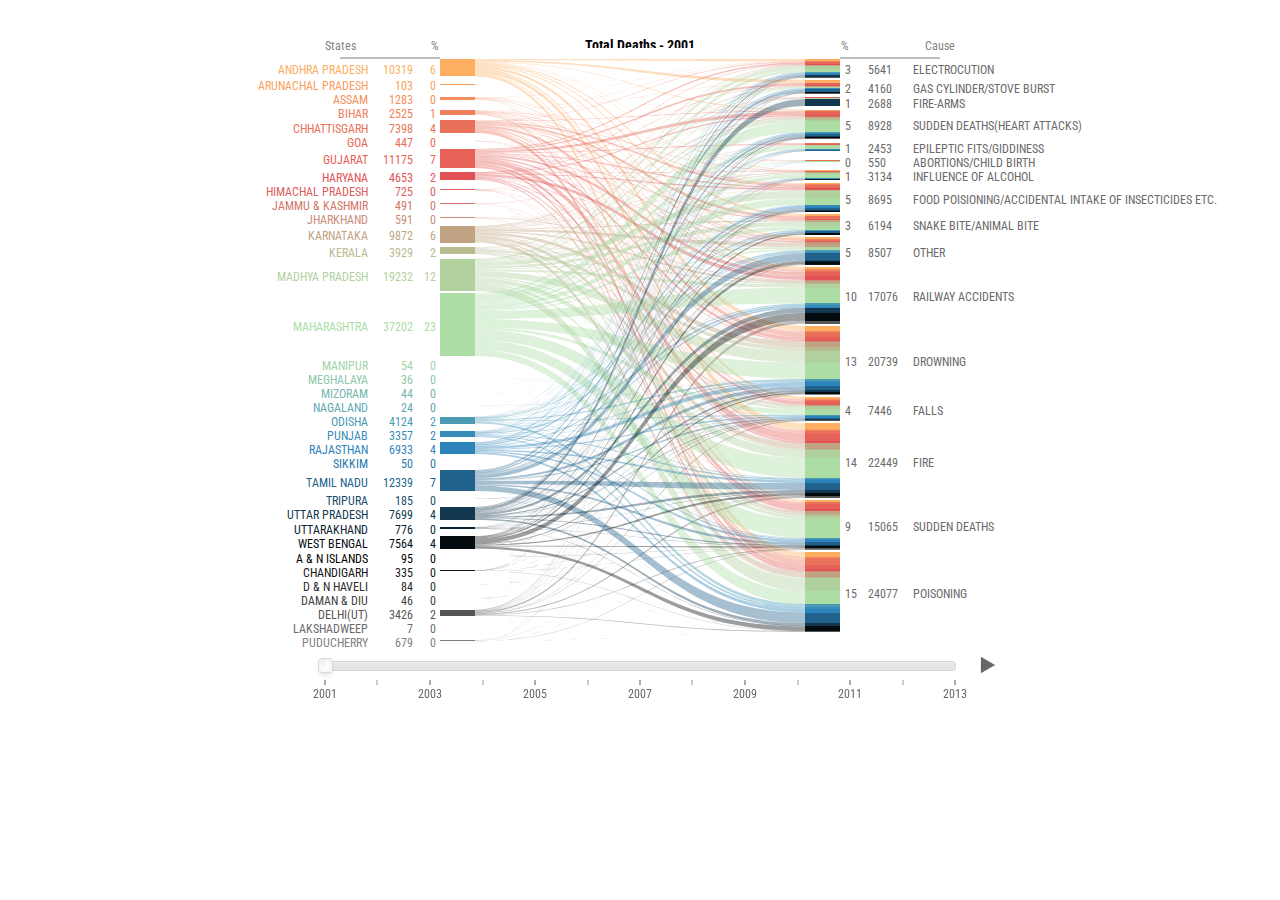
<file: sankey/index.html>
<!DOCTYPE html>
<meta charset="utf-8">
<head>
	<title>Sankey Diagram for year 2002</title>
	<link href="https://fonts.googleapis.com/css?family=Roboto+Condensed" rel="stylesheet">
</head>
<style>

body{
	font: 14px 'Roboto Condensed', 'Helvetica', 'Arial', sans-serif;
	font-weight: normal;
	text-align: center;
}
text{
	font-size:12px;
}
.mainBars rect{
  shape-rendering: auto;
  fill-opacity: 0;
  stroke-width: 1.5px;
  stroke: rgb(0, 0, 0);
  stroke-opacity: 0;
}
.subBars{
	shape-rendering:crispEdges;
}
.edges{
	stroke:none;
	fill-opacity:0.5;
}
.header{
	text-anchor:middle;
	font-size:16px;
	text-align: center;
}
line{
	stroke:grey;
}
#play{
  position: absolute;
	margin-left: 52%;
	bottom: -15px;
	opacity: 0.6;
  cursor:pointer;
}
</style>
<body>
<script src="../scripts/d3.v4.js"></script>
<script src="../scripts/viz.js"></script>
<script src="../bootstrap/jquery-3.1.1.min.js"></script>
<script src="../noUiSlider.9.1.0/nouislider.js"></script>
<link rel="stylesheet" href="../noUiSlider.9.1.0/nouislider.css" />

<div id="sankey"></div>

<div class="section">
		<div id="year-slider" style="width: 50%; margin-left: 25%; margin-right: 25%;">
			<img id="play" width="40px" height="40px" src="images/play.png"/>
		</div>
</div>

<script>

var full_data = [];
var bp;
var g;
var slider_value = 1;
var playing = 0;

d3.csv("data/2001.csv", function(data) {
    data.forEach(function(d) {
        full_data.push([d['STATE/UT'], d['CAUSE'], d['TOTAL KILLED']])
    });

    stepSlider = document.getElementById('year-slider');

    noUiSlider.create(stepSlider, {
        start: [0],
        step: 1,
        range: {
            'min': [2001],
            'max': [2013]
        },
        pips: {
            mode: 'values',
            values: [2001, 2003, 2005, 2007, 2009, 2011, 2013],
            density: 8
        }
    });

    draw(full_data);
});

function draw(data) {
    var color = {
        "ANDHRA PRADESH": "#fdae61",
        "ARUNACHAL PRADESH": "#f89f5f",
        "ASSAM": "#f48f5d",
        "BIHAR": "#ef805b",
        "CHHATTISGARH": "#ea7159",
        "GOA": "#e86958",
        "GUJARAT": "#e66157",
        "HARYANA": "#e15255",
        'HIMACHAL PRADESH': "#dd5e5c",
        'JAMMU & KASHMIR': "#d47569",
        "JHARKHAND": "#ca8c76",
        "KARNATAKA": "#c1a383",
        "KERALA": "#b8ba90",
        "MADHYA PRADESH": "#b0d19d",
        "MAHARASHTRA": "#abdda4",
        "MANIPUR": "#a0d5a6",
        "MEGHALAYA": "#8bc7aa",
        "MIZORAM": "#76b7ad",
        "NAGALAND": '#60a8b1',
        'ODISHA': "#4b9ab4",
        "PUNJAB": '#368bb8',
        "RAJASTHAN": "#2b83ba",
        "SIKKIM": "#2778ab",
        "TAMIL NADU": "#20628b",
        "TRIPURA": "#194c6d",
        "UTTAR PRADESH": "#12374e",
        "UTTARAKHAND": "#0b212e",
        "WEST BENGAL": "#040b0f",
        "A & N ISLANDS": "#000000",
        "CHANDIGARH": "#151515",
        "D & N HAVELI": "#2b2b2b",
        "DAMAN & DIU": "#404040",
        "DELHI(UT)": "#555555",
        "LAKSHADWEEP": "#6a6a6a",
        "PUDUCHERRY": "#808080"
    };
    var width = 1200;
    var height = 650;
    var sankey_dimension = {
        width: 400,
        height: 575
    }

    var svg = d3.select("#sankey").append("svg").attr("width", width).attr("height", height);

    svg.append("foreignObject")
        .attr("width", 200)
        .attr("height", 30)
        .attr('x', width / 2 - 100)
        .attr('y', 10)
        .append("xhtml:body")
        .style("font", "14px 'Roboto Condensed', 'Helvetica', 'Arial', sans-serif")
        .html('<h4>Total Deaths - <span id="year-number">2001</span></h4>')

    bp = viz.bP()
        .data(data)
        .min(12)
        .pad(1)
        .height(sankey_dimension.height)
        .width(sankey_dimension.width)
        .barSize(35)
        .fill(d => color[d.primary]);

    g = svg.append("g").attr("transform", "translate(400,50)").call(bp);

    g.append("text").attr("x", -100).attr("y", -8).style("text-anchor", "middle").text("States").style("font-weight", 'normal').style('fill', '#808080').style("font", "'Roboto Condensed', 'Helvetica', 'Arial', sans-serif");
    g.append("text").attr("x", sankey_dimension.width + 100).attr("y", -8).style("text-anchor", "middle").text("Cause").style("font-weight", 'normal').style('fill', '#808080').style("font", "'Roboto Condensed', 'Helvetica', 'Arial', sans-serif");

    g.append("line").attr("x1", -100).attr("x2", 0);
    g.append("line").attr("x1", sankey_dimension.width).attr("x2", sankey_dimension.width + 100);
    g.append("text").attr("x", -5).attr("y", -8).style("text-anchor", "middle").text("%").style("font-weight", 'normal').style('fill', '#808080').style("font", "'Roboto Condensed', 'Helvetica', 'Arial', sans-serif");

    g.append("line").attr("y1", 620).attr("y2", 620).attr("x1", -100).attr("x2", 0);
    g.append("line").attr("y1", 620).attr("y2", 620).attr("x1", sankey_dimension.width).attr("x2", sankey_dimension.width + 100);
    g.append("text").attr("x", sankey_dimension.width + 5).attr("y", -8).style("text-anchor", "middle").text("%").style("font-weight", 'normal').style('fill', '#808080').style("font", "'Roboto Condensed', 'Helvetica', 'Arial', sans-serif");

    g.selectAll(".mainBars")
        .on("mouseover", mouseover);

    g.selectAll(".mainBars").append("text").attr("class", "label")
        .attr("x", d => (d.part == "primary" ? -90 : 90))
        .attr("y", d => +6)
				.style('fill', function(d){
					return d.part == "primary" ? color[d.key] : '#6a6a6a'
				}) // '#6a6a6a')
        .text(d => d.key)
				.style("font", "14px 'Roboto Condensed', 'Helvetica', 'Arial', sans-serif")
				.style('font-size', '12')
				.style('font-weight', 'normal')
        .attr("text-anchor", d => (d.part == "primary" ? "end" : "start"));

    g.selectAll(".mainBars").append("text").attr("class", "perc")
        .attr("x", d => (d.part == "primary" ? -22 : 22))
        .attr("y", d => +6)
        .text(function(d) {
            return parseInt((d.percent) * 100);
        })
        .style('fill', function(d){
					return d.part == "primary" ? color[d.key] : '#6a6a6a'
				}) // '#6a6a6a')
        .style("font-weight", 'normal')
        .style("font", "'Roboto Condensed', 'Helvetica', 'Arial', sans-serif")
        .attr("text-anchor", d => (d.part == "primary" ? "end" : "start"));

    g.selectAll(".mainBars").append("text").attr("class", "val")
        .attr("x", d => (d.part == "primary" ? -45 : 45))
        .attr("y", d => +6)
        .style("font-weight", 'normal')
        .text(function(d) {
            return d3.format("100")(d.value)
        })
        .style("font", "'Roboto Condensed', 'Helvetica', 'Arial', sans-serif")
				.style('fill', function(d){
					return d.part == "primary" ? color[d.key] : '#6a6a6a'
				}) // '#6a6a6a')
        .attr("text-anchor", d => (d.part == "primary" ? "end" : "start"));

    function mouseover(d) {
        g.selectAll(".mainBars").select(".perc")
            .text(function(d) {
                return parseInt((d.percent) * 100);
            });

        g.selectAll(".mainBars").select(".val")
            .text(function(d) {
                return d3.format("100")(d.value)
            });
    }

    stepSlider.noUiSlider.on('update', function(values, handle) {
        slider_value = parseInt(values);
        $('#year-number').html(slider_value);
        update_data(slider_value);
    });
}

function update_data(year) {

    d3.csv("data/" + year + ".csv", function(data) {
        for (i in full_data) {
            full_data[i][2] = data[i]['TOTAL KILLED'];
        }
        bp.update(full_data);

        g.selectAll(".mainBars").select(".perc")
            .text(function(d) {
                return parseInt((d.percent) * 100);
            });

        g.selectAll(".mainBars").select(".val")
            .text(function(d) {
                return d3.format("100")(d.value)
            });
    });

}

setInterval(function(){
	if (slider_value < 2014 && playing == 1 ) {
			stepSlider.noUiSlider.set(slider_value);
			slider_value = slider_value + 1;
	}
	if (slider_value == 2014) {
			playing = 2;
			document.getElementById("play").src = "images/reset.png";
	}
}, 500);

$(document).ready(function() {
    $('#play').click(function() {
        if (playing == 0) {
            playing = 1;
            document.getElementById("play").src = "images/pause.png";
        } else if (playing == 1) {
            playing = 0;
            document.getElementById("play").src = "images/play.png";
        } else if (playing == 2) {
            playing = 1;
            slider_value = 0;
						document.getElementById("play").src = "images/pause.png";
        }
    });
});

d3.select(self.frameElement).style("height", "800px");

</script>
</body>
</html>
</file>
<file: noUiSlider.9.1.0/nouislider.css>
/*! nouislider - 9.1.0 - 2016-12-10 16:00:32 */


/* Functional styling;
 * These styles are required for noUiSlider to function.
 * You don't need to change these rules to apply your design.
 */
 .noUi-target,
 .noUi-target * {
 	-webkit-touch-callout: none;
 	-webkit-tap-highlight-color: rgba(0,0,0,0);
 	-webkit-user-select: none;
 	-ms-touch-action: none;
 	touch-action: none;
 	-ms-user-select: none;
 	-moz-user-select: none;
 	user-select: none;
 	-moz-box-sizing: border-box;
 	box-sizing: border-box;
 }
 .noUi-target {
 	position: relative;
 	direction: ltr;
 }
 .noUi-base {
 	width: 100%;
 	height: 100%;
 	position: relative;
 	z-index: 1; /* Fix 401 */
 }
 .noUi-connect {
 	position: absolute;
 	right: 0;
 	top: 0;
 	left: 0;
 	bottom: 0;
 }
 .noUi-origin {
 	position: absolute;
 	height: 0;
 	width: 0;
 }
 .noUi-handle {
 	position: relative;
 	z-index: 1;
 }
 .noUi-state-tap .noUi-connect,
 .noUi-state-tap .noUi-origin {
 	-webkit-transition: top 0.3s, right 0.3s, bottom 0.3s, left 0.3s;
 	transition: top 0.3s, right 0.3s, bottom 0.3s, left 0.3s;
 }
 .noUi-state-drag * {
 	cursor: inherit !important;
 }

/* Painting and performance;
 * Browsers can paint handles in their own layer.
 */
 .noUi-base,
 .noUi-handle {
 	-webkit-transform: translate3d(0,0,0);
 	transform: translate3d(0,0,0);
 }

/* Slider size and handle placement;
*/
.noUi-horizontal {
	height: 10px;
}
.noUi-horizontal .noUi-handle {
	width: 15px;
	height: 15px;
	left: -7.5px;
	top: -4.5px;
}

/* Styling;
*/
.noUi-target {
	background: rgba(46, 45, 45, 0.12);
	border-radius: 4px;
	border: 1px solid #D3D3D3;
	box-shadow: inset 0 1px 1px #F0F0F0, 0 3px 6px -5px #BBB;
}
.noUi-connect {
	background: #3FB8AF;
	box-shadow: inset 0 0 3px rgba(51,51,51,0.45);
	-webkit-transition: background 450ms;
	transition: background 450ms;
}

/* Handles and cursors;
*/
.noUi-draggable {
	cursor: ew-resize;
}
.noUi-vertical .noUi-draggable {
	cursor: ns-resize;
}
.noUi-handle {
	border: 1px solid #D9D9D9;
	border-radius: 3px;
	background: #FFF;
	cursor: default;
	box-shadow: inset 0 0 1px #FFF,
	inset 0 1px 7px #EBEBEB,
	0 3px 6px -3px #BBB;
}
.noUi-active {
	box-shadow: inset 0 0 1px #FFF,
	inset 0 1px 7px #DDD,
	0 3px 6px -3px #BBB;
}

/* Handle stripes;
*/
.noUi-handle:before,
.noUi-handle:after {
	content: "";
	display: block;
	position: absolute;
	height: 7px;
	width: 1px;
	background: #E8E7E6;
	left: 4.5px;
	top: 3.5;
}
}
.noUi-handle:after {
	left: 7px;
}
.noUi-vertical .noUi-handle:before,
.noUi-vertical .noUi-handle:after {
	width: 14px;
	height: 1px;
	left: 6px;
	top: 14px;
}
.noUi-vertical .noUi-handle:after {
	top: 17px;
}

/* Disabled state;
*/

[disabled] .noUi-connect {
	background: #B8B8B8;
}
[disabled].noUi-target,
[disabled].noUi-handle,
[disabled] .noUi-handle {
	cursor: not-allowed;
}


/* Base;
 *
 */
 .noUi-pips,
 .noUi-pips * {
 	-moz-box-sizing: border-box;
 	box-sizing: border-box;
 }
 .noUi-pips {
 	position: absolute;
 	color: #666;
 }

/* Values;
 *
 */
 .noUi-value {
 	position: absolute;
 	text-align: center;
 }
 .noUi-value-sub {
 	color: #ccc;
 	font-size: 10px;
 }

/* Markings;
 *
 */
 .noUi-marker {
 	position: absolute;
 	background: #CCC;
 }
 .noUi-marker-sub {
 	background: #AAA;
 }
 .noUi-marker-large {
 	background: #AAA;
 }

/* Horizontal layout;
 *
 */
 .noUi-pips-horizontal {
 	padding: 10px 0;
 	height: 80px;
 	top: 100%;
 	left: 0;
 	width: 100%;
 }
 .noUi-value-horizontal {
 	-webkit-transform: translate3d(-50%,50%,0);
 	transform: translate3d(-50%,50%,0);
 	font-size: 12px;
 }

 .noUi-marker-horizontal.noUi-marker {
 	margin-left: -1px;
 	width: 2px;
 	height: 5px;
 }
 .noUi-marker-horizontal.noUi-marker-sub {
 	height: 3px;
 }
 .noUi-marker-horizontal.noUi-marker-large {
 	height: 5px;
 }

/* Vertical layout;
 *
 */
 .noUi-pips-vertical {
 	padding: 0 10px;
 	height: 100%;
 	top: 0;
 	left: 100%;
 }
 .noUi-value-vertical {
 	-webkit-transform: translate3d(0,50%,0);
 	transform: translate3d(0,50%,0);
 	padding-left: 25px;
 }

 .noUi-marker-vertical.noUi-marker {
 	width: 5px;
 	height: 2px;
 	margin-top: -1px;
 }
 .noUi-marker-vertical.noUi-marker-sub {
 	width: 10px;
 }
 .noUi-marker-vertical.noUi-marker-large {
 	width: 15px;
 }

 .noUi-tooltip {
 	display: block;
 	position: absolute;
 	border: 1px solid #D9D9D9;
 	border-radius: 3px;
 	background: #fff;
 	color: #000;
 	padding: 5px;
 	text-align: center;
 }
 .noUi-horizontal .noUi-tooltip {
 	-webkit-transform: translate(-50%, 0);
 	transform: translate(-50%, 0);
 	left: 50%;
 	bottom: 120%;
 }
 .noUi-vertical .noUi-tooltip {
 	-webkit-transform: translate(0, -50%);
 	transform: translate(0, -50%);
 	top: 50%;
 	right: 120%;
 }
</file>
